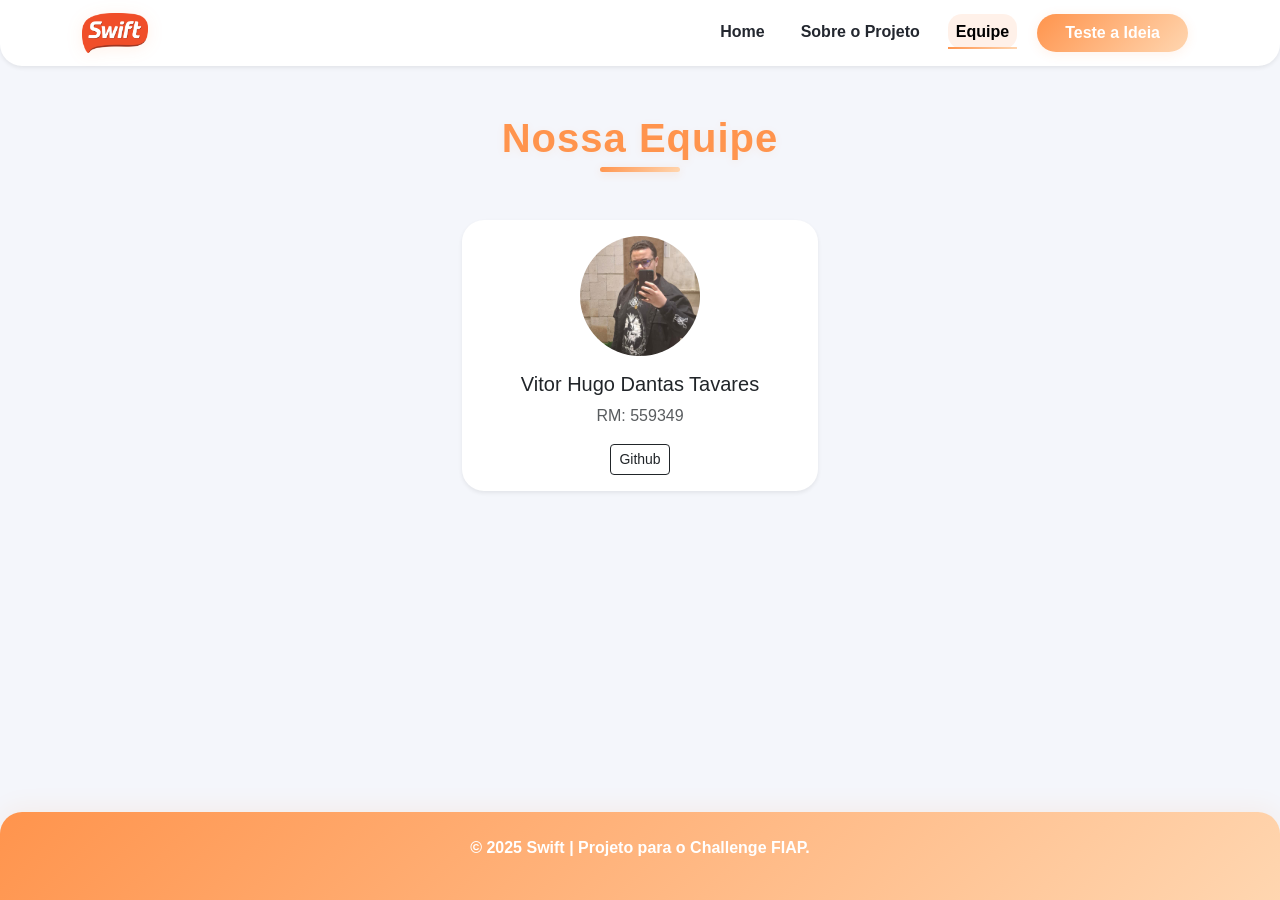
<file: assets/equipe.html>
<!DOCTYPE html>
<html lang="pt-BR">
<head>
    <meta charset="UTF-8">
    <meta name="viewport" content="width=device-width, initial-scale=1.0">
    <title>Nossa Equipe | Swift Express</title>
    <link rel="icon" type="image/svg+xml" href="../assets/img/plus.png">
    <link href="https://cdn.jsdelivr.net/npm/bootstrap@5.3.3/dist/css/bootstrap.min.css" rel="stylesheet">
    <link rel="stylesheet" href="../css/style.css">
</head>
<body>
    <nav class="navbar navbar-expand-lg navbar-light bg-light shadow-sm sticky-top">
        <div class="container">
            <a class="navbar-brand" href="../index.html">
                <img src="../assets/img/swift_logo.png" alt="Logo Swift" style="height: 40px;">
            </a>
            <button class="navbar-toggler" type="button" data-bs-toggle="collapse" data-bs-target="#navbarNav">
                <span class="navbar-toggler-icon"></span>
            </button>
            <div class="collapse navbar-collapse" id="navbarNav">
                <ul class="navbar-nav ms-auto">
                    <li class="nav-item"><a class="nav-link" href="../index.html">Home</a></li>
                    <li class="nav-item"><a class="nav-link" href="../assets/sobre.html">Sobre o Projeto</a></li>
                    <li class="nav-item"><a class="nav-link active" href="../assets/equipe.html">Equipe</a></li>
                    <li class="nav-item"><a class="nav-link btn-teste" href="../assets/teste.html">Teste a Ideia</a></li>
                </ul>
            </div>
        </div>
    </nav>
    
    <main class="container my-5">
        <h1 class="text-center mb-5 section-title">Nossa Equipe</h1>
        <div class="row">
            <div class="col-lg-4 col-md-6 mb-4 mx-auto">
                <div class="card team-card text-center shadow-sm">
                    <div class="card-body">
                        <img src="../assets/img/foto_vitor.jpg" class="rounded-circle mb-3" alt="Foto do Membro" style="width: 120px; height: 120px; object-fit: cover; display: block; margin: 0 auto;">
                        <h5 class="card-title">Vitor Hugo Dantas Tavares</h5>
                        <p class="card-text text-muted">RM: 559349</p>
                        <p class="card-text">
                            <a href="https://github.com/VitorHugoLecryman" target="_blank" rel="noopener" class="btn btn-outline-dark btn-sm">Github</a>
                        </p>
                    </div>
                </div>
            </div>
        </div>
    </main>

    <footer class="text-center py-4">
        <p>&copy; 2025 Swift | Projeto para o Challenge FIAP.</p>
    </footer>

    <script src="https://cdn.jsdelivr.net/npm/bootstrap@5.3.3/dist/js/bootstrap.bundle.min.js"></script>
</body>
</html>
</file>
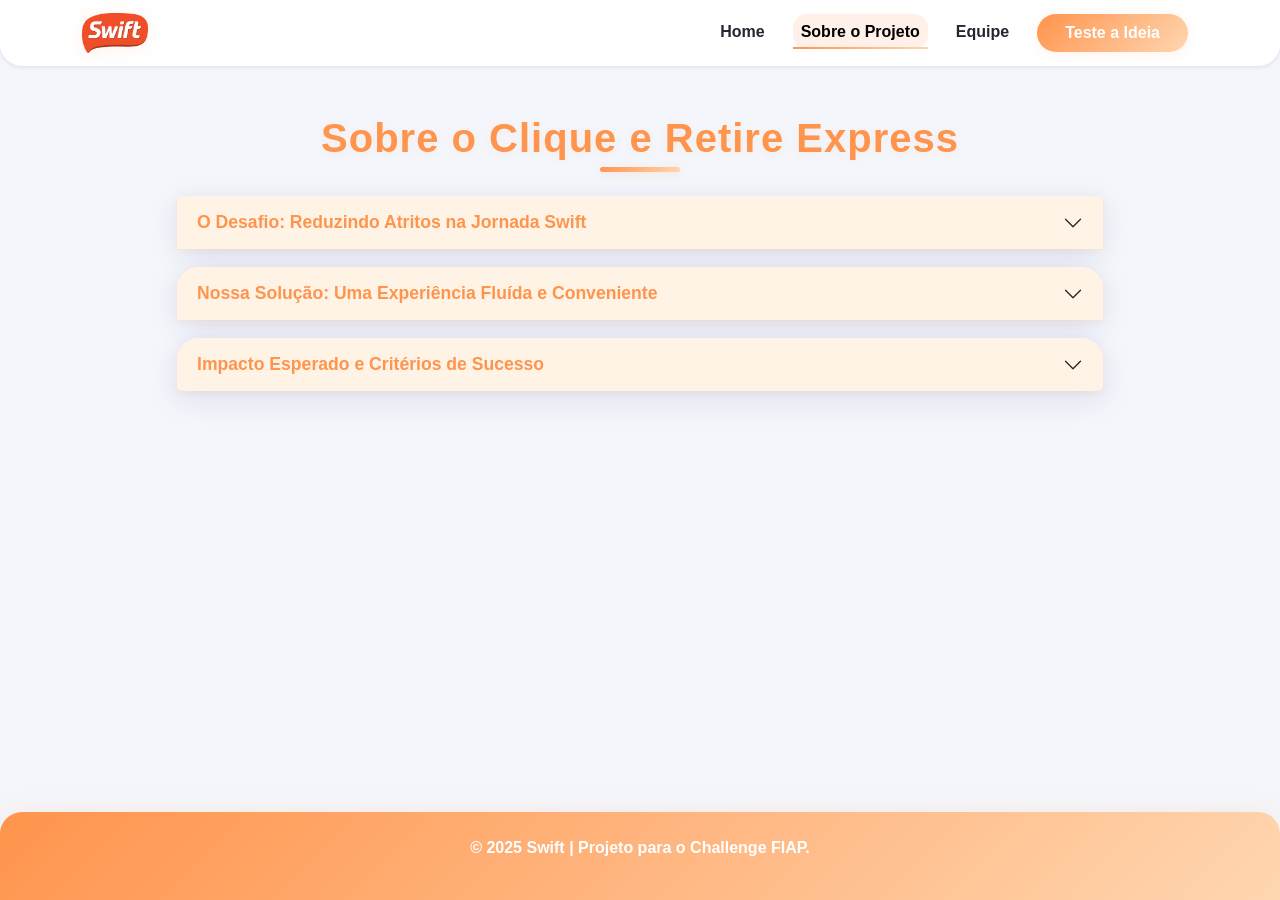
<file: assets/sobre.html>
<!DOCTYPE html>
<html lang="pt-BR">
<head>
    <meta charset="UTF-8">
    <meta name="viewport" content="width=device-width, initial-scale=1.0">
    <title>Sobre o Projeto | Swift Express</title>
    <link rel="icon" type="image/svg+xml" href="../assets/img/plus.png">
    <link href="https://cdn.jsdelivr.net/npm/bootstrap@5.3.3/dist/css/bootstrap.min.css" rel="stylesheet">
    <link rel="stylesheet" href="../css/style.css">
</head>
<body>
    <nav class="navbar navbar-expand-lg navbar-light bg-light shadow-sm sticky-top">
        <div class="container">
            <a class="navbar-brand" href="index.html">
                <img src="img/swift_logo.png" alt="Logo Swift" style="height:40px;">
            </a>
            <button class="navbar-toggler" type="button" data-bs-toggle="collapse" data-bs-target="#navbarNav">
                <span class="navbar-toggler-icon"></span>
            </button>
            <div class="collapse navbar-collapse" id="navbarNav">
                <ul class="navbar-nav ms-auto">
                    <li class="nav-item"><a class="nav-link" href="../index.html">Home</a></li>
                    <li class="nav-item"><a class="nav-link active" href="../assets/sobre.html">Sobre o Projeto</a></li>
                    <li class="nav-item"><a class="nav-link" href="../assets/equipe.html">Equipe</a></li>
                    <li class="nav-item"><a class="nav-link btn-teste" href="../assets/teste.html">Teste a Ideia</a></li>
                </ul>
            </div>
        </div>
    </nav>

    <main class="container my-5">
        <div class="row justify-content-center">
            <div class="col-lg-10">
                <h1 class="text-center mb-4 section-title">Sobre o Clique e Retire Express</h1>

                <div class="accordion" id="sobreAccordion">
                    <div class="accordion-item">
                        <h2 class="accordion-header" id="headingDesafio">
                            <button class="accordion-button collapsed swift-accordion-btn" type="button" data-bs-toggle="collapse" data-bs-target="#collapseDesafio" aria-expanded="false" aria-controls="collapseDesafio">
                                O Desafio: Reduzindo Atritos na Jornada Swift
                            </button>
                        </h2>
                        <div id="collapseDesafio" class="accordion-collapse collapse" aria-labelledby="headingDesafio" data-bs-parent="#sobreAccordion">
                            <div class="accordion-body">
                                O objetivo proposto foi melhorar a experiência do usuário no e-commerce da Swift, focando em reduzir as fricções na jornada online para offline (O2O). Desafios como tempo de navegação, dificuldades no checkout e processos de retirada podem impactar a conversão de vendas. Nosso projeto visa atacar diretamente esses pontos.
                            </div>
                        </div>
                    </div>
                    <div class="accordion-item">
                        <h2 class="accordion-header" id="headingSolucao">
                            <button class="accordion-button collapsed swift-accordion-btn" type="button" data-bs-toggle="collapse" data-bs-target="#collapseSolucao" aria-expanded="false" aria-controls="collapseSolucao">
                                Nossa Solução: Uma Experiência Fluída e Conveniente
                            </button>
                        </h2>
                        <div id="collapseSolucao" class="accordion-collapse collapse" aria-labelledby="headingSolucao" data-bs-parent="#sobreAccordion">
                            <div class="accordion-body">
                                O <strong>Clique e Retire Express</strong> é uma funcionalidade que se integra ao processo de compra online, permitindo que o cliente agende um horário específico para a retirada do pedido. Ao chegar na loja, o cliente não precisa entrar na fila do caixa; ele se dirige a um totem ou locker, escaneia o QR Code gerado no momento da compra e retira seu pedido já pago e embalado.
                            </div>
                        </div>
                    </div>
                    <div class="accordion-item">
                        <h2 class="accordion-header" id="headingImpacto">
                            <button class="accordion-button collapsed swift-accordion-btn" type="button" data-bs-toggle="collapse" data-bs-target="#collapseImpacto" aria-expanded="false" aria-controls="collapseImpacto">
                                Impacto Esperado e Critérios de Sucesso
                            </button>
                        </h2>
                        <div id="collapseImpacto" class="accordion-collapse collapse" aria-labelledby="headingImpacto" data-bs-parent="#sobreAccordion">
                            <div class="accordion-body">
                                Esta solução foi desenhada para atender aos seguintes critérios:
                                <ul>
                                    <li><strong>Aumento da Conversão:</strong> Ao simplificar o processo de retirada, incentivamos os clientes a finalizarem a compra com a certeza de uma experiência rápida e sem complicações.</li>
                                    <li><strong>Maior Ticket Médio:</strong> A plataforma pode oferecer sugestões de produtos complementares durante a jornada de compra, estimulando compras de maior valor.</li>
                                    <li><strong>Experiência Mais Fluída:</strong> Reduzimos o tempo de espera na loja física, valorizando o tempo do cliente e melhorando a percepção da marca.</li>
                                    <li><strong>Viabilidade e Inovação:</strong> Utilizamos tecnologias acessíveis (QR Code, agendamento web) de forma criativa para resolver um problema real do varejo.</li>
                                </ul>
                            </div>
                        </div>
                    </div>
                </div>
            </div>
        </div>
    </main>

    <footer class="text-center py-4">
        <p>&copy; 2025 Swift | Projeto para o Challenge FIAP.</p>
    </footer>

    <script src="https://cdn.jsdelivr.net/npm/bootstrap@5.3.3/dist/js/bootstrap.bundle.min.js"></script>
</body>
</html>
</file>
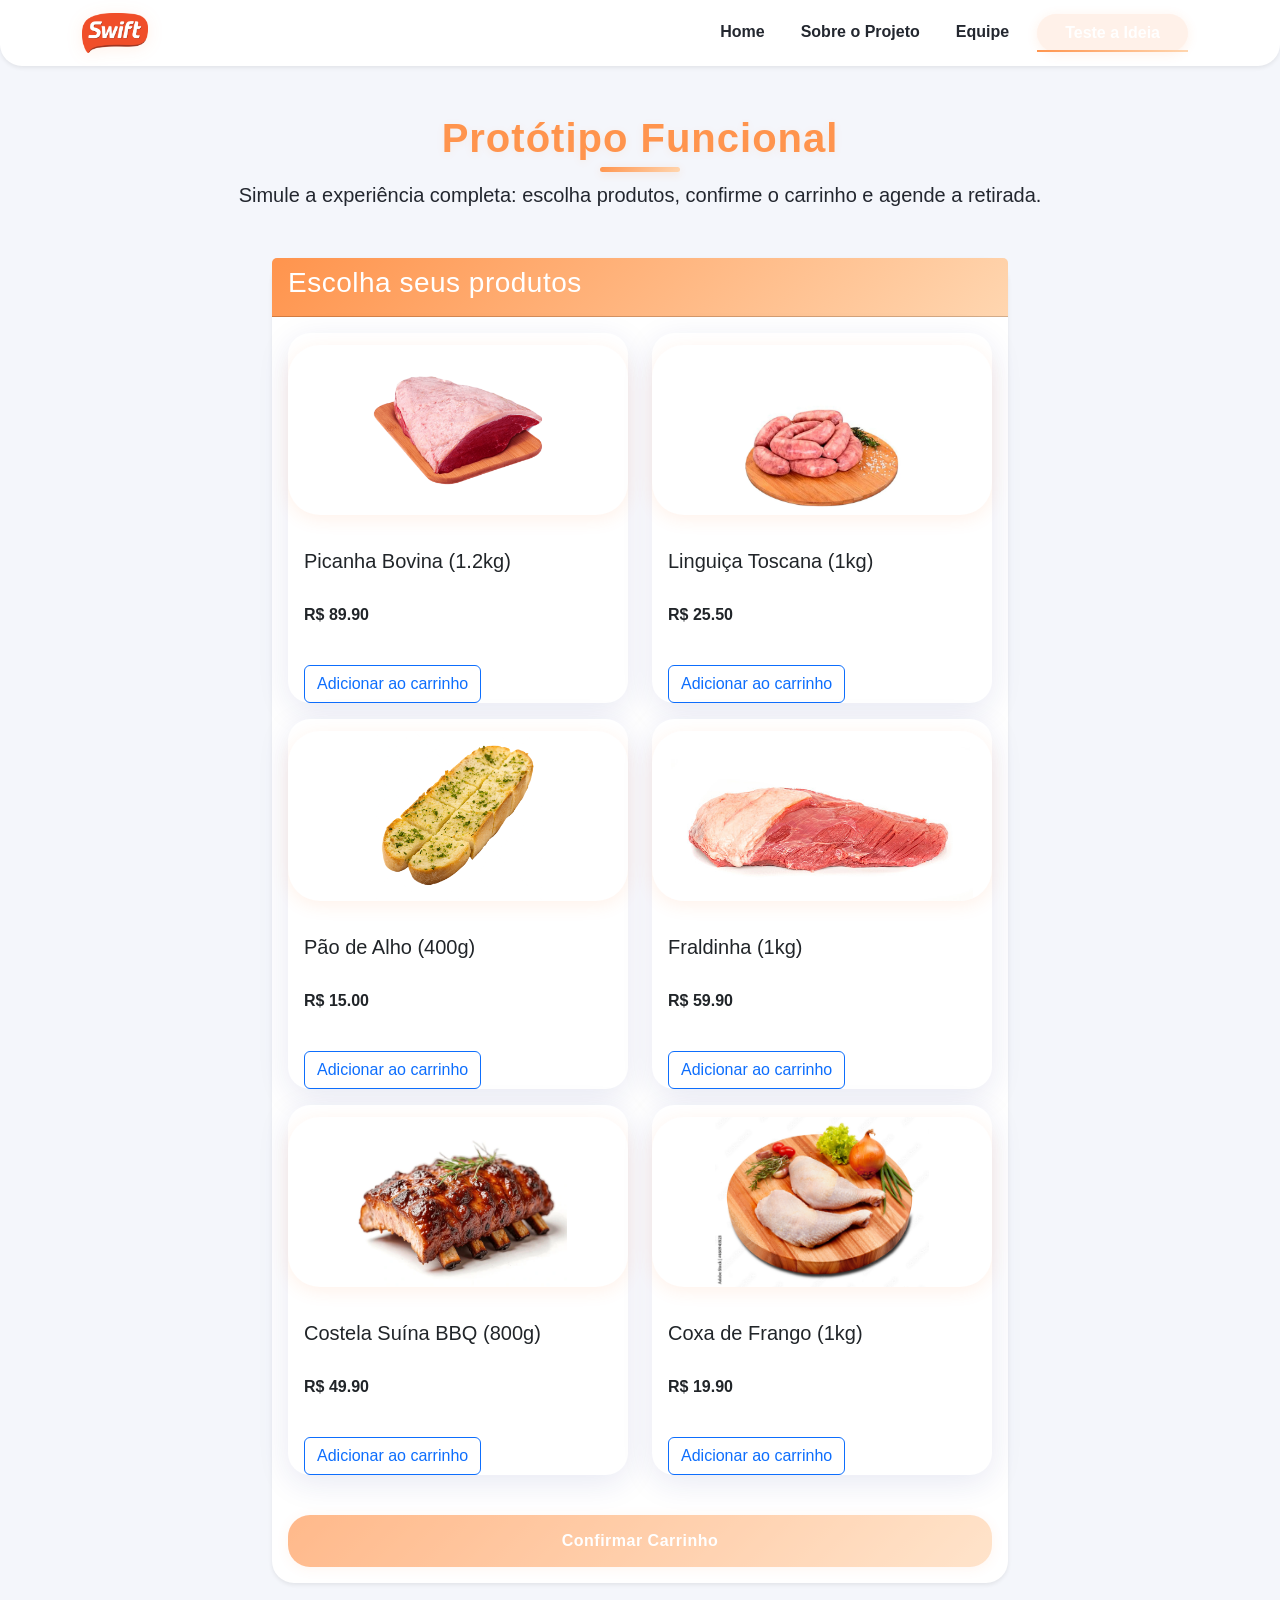
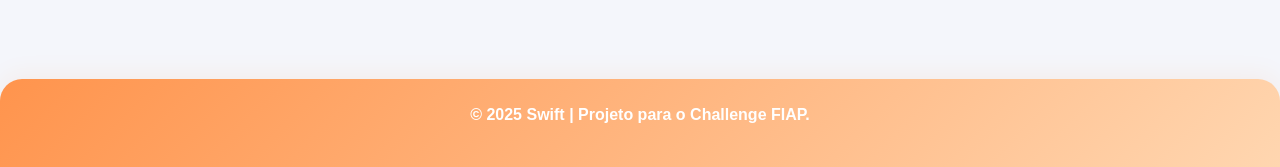
<file: assets/teste.html>
<!DOCTYPE html>
<html lang="pt-BR">
<head>
    <meta charset="UTF-8">
    <meta name="viewport" content="width=device-width, initial-scale=1.0">
    <title>Teste a Ideia | Swift Express</title>
    <link rel="icon" type="image/svg+xml" href="../assets/img/plus.png">
    <link href="https://cdn.jsdelivr.net/npm/bootstrap@5.3.3/dist/css/bootstrap.min.css" rel="stylesheet">
    <link rel="stylesheet" href="../css/style.css">
</head>
<body>
    <nav class="navbar navbar-expand-lg navbar-light bg-light shadow-sm sticky-top">
        <div class="container">
            <a class="navbar-brand" href="index.html">
                <img src="img/swift_logo.png" alt="Logo Swift" style="height:40px;">
            </a>
            <button class="navbar-toggler" type="button" data-bs-toggle="collapse" data-bs-target="#navbarNav">
                <span class="navbar-toggler-icon"></span>
            </button>
            <div class="collapse navbar-collapse" id="navbarNav">
                <ul class="navbar-nav ms-auto">
                    <li class="nav-item"><a class="nav-link" href="../index.html">Home</a></li>
                    <li class="nav-item"><a class="nav-link" href="../assets/sobre.html">Sobre o Projeto</a></li>
                    <li class="nav-item"><a class="nav-link" href="../assets/equipe.html">Equipe</a></li>
                    <li class="nav-item"><a class="nav-link btn-teste active" href="../assets/teste.html">Teste a Ideia</a></li>
                </ul>
            </div>
        </div>
    </nav>
    
    <main class="container my-5">
        <div class="text-center mb-5">
            <h1 class="section-title">Protótipo Funcional</h1>
            <p class="lead">Simule a experiência completa: escolha produtos, confirme o carrinho e agende a retirada.</p>
        </div>

        <!-- Etapa 1: Seleção de Produtos -->
        <section id="product-selection-section">
            <div class="row justify-content-center mb-5">
                <div class="col-lg-8">
                    <div class="card shadow-sm">
                        <div class="card-header"><h3>Escolha seus produtos</h3></div>
                        <div class="card-body">
                            <div class="row" id="product-list"></div>
                            <button id="confirm-cart-btn" class="btn btn-primary w-100 mt-4" disabled>Confirmar Carrinho</button>
                        </div>
                    </div>
                </div>
            </div>
        </section>

        <!-- Etapa 2: Agendamento (inicia oculto) -->
        <section id="scheduling-section" class="d-none">
            <div class="row g-5">
                <div class="col-lg-5">
                    <div class="card shadow-sm">
                        <div class="card-header"><h3>Resumo do Pedido</h3></div>
                        <div class="card-body">
                            <ul class="list-group list-group-flush" id="order-summary-list">
                                <!-- Resumo do pedido será inserido via JS -->
                            </ul>
                        </div>
                    </div>
                </div>
                <div class="col-lg-7">
                        <div class="card shadow-sm">
                            <div class="card-body p-4">
                                <h3 class="mb-4">Agende a sua retirada</h3>
                                <h6>1. Selecione a Data</h6>
                                <div id="date-selection" class="d-flex flex-wrap gap-2 mb-4"></div>
                                <h6 id="time-title" class="d-none">2. Selecione o Horário</h6>
                                <div id="time-slots" class="d-flex flex-wrap gap-2 mb-4"></div>
                                <hr class="my-4">
                                <h6>3. Escolha o Cartão</h6>
                                <div id="card-options" class="mb-4">
                                    <div class="card-option d-flex align-items-center mb-2 p-2 rounded border">
                                        <input type="radio" name="cartao" id="cartao1" class="form-check-input me-2" checked>
                                        <img src="../assets/img/nubank.png" alt="" style="width:32px;height:32px;object-fit:contain;" class="me-2">
                                        <span class="fw-bold">Nubank **** 1234</span>
                                        <span class="badge bg-success ms-2">Até 3x sem juros</span>
                                    </div>
                                    <div class="card-option d-flex align-items-center mb-2 p-2 rounded border">
                                        <input type="radio" name="cartao" id="cartao2" class="form-check-input me-2">
                                        <img src="../assets/img/itau.png" alt="Nubank" style="width:32px;height:32px;object-fit:contain;" class="me-2">
                                        <span class="fw-bold">Itau **** 5678</span>
                                        <span class="badge bg-success ms-2">Até 3x sem juros</span>
                                    </div>
                                    <div class="card-option d-flex align-items-center mb-2 p-2 rounded border">
                                        <input type="radio" name="cartao" id="cartao3" class="form-check-input me-2">
                                        <img src="../assets/img/bradesco.png" alt="Bradesco" style="width:32px;height:32px;object-fit:contain;" class="me-2">
                                        <span class="fw-bold">Bradesco **** 9012</span>
                                        <span class="badge bg-success ms-2">Até 3x sem juros</span>
                                    </div>
                                </div>
                                <button id="confirm-button" class="btn btn-primary w-100" disabled>Confirmar Agendamento</button>
                                </div>
                            </div>
                    </div>
                </div>
            </section>

            <!-- Etapa 3: Seleção de Parcelamento -->
            <section id="installment-section" class="text-center d-none mt-5">
                <div class="card shadow-sm mx-auto" style="max-width: 500px;">
                    <div class="card-body p-5">
                        <h2 class="mb-3">Escolha o Parcelamento</h2>
                        <p>Selecione o número de parcelas para pagamento:</p>
                        <div id="installment-options" class="d-flex flex-wrap justify-content-center gap-2 mb-4">
                            <button class="btn btn-outline-primary installment-btn" data-parc="1">1x sem juros</button>
                            <button class="btn btn-outline-primary installment-btn" data-parc="2">2x sem juros</button>
                            <button class="btn btn-outline-primary installment-btn" data-parc="3">3x sem juros</button>
                            <button class="btn btn-outline-warning installment-btn" data-parc="4">4x com juros</button>
                            <button class="btn btn-outline-warning installment-btn" data-parc="5">5x com juros</button>
                            <button class="btn btn-outline-warning installment-btn" data-parc="6">6x com juros</button>
                        </div>
                        <div id="installment-info" class="mb-3"></div>
                        <button id="confirm-installment-btn" class="btn btn-primary w-100" disabled>Finalizar Pedido</button>
                    </div>
                </div>
            </section>
                            </div>
                        </div>
                </div>
            </div>
        </section>

        <section id="confirmation-section" class="text-center d-none mt-5">
            <div class="card shadow-sm mx-auto" style="max-width: 500px;">
                <div class="card-body p-5">
                    <h2 class="mb-3 text-success">Agendamento Confirmado!</h2>
                    <p>Apresente o QR Code no totem "Clique e Retire" da loja para liberar seu pedido.</p>
                    <div id="qr-code" class="my-4"></div>
                    <p class="fw-bold">Pedido #SW12345</p>
                    <p>Retirar em: <strong id="selected-date-time"></strong></p>
                </div>
            </div>
        </section>
    </main>

    <footer class="text-center py-4">
        <p>&copy; 2025 Swift | Projeto para o Challenge FIAP.</p>
    </footer>

    <script src="https://cdn.jsdelivr.net/npm/bootstrap@5.3.3/dist/js/bootstrap.bundle.min.js"></script>
    <script src="../js/script.js"></script>
</body>
</html>
</file>
<file: css/style.css>
/* Cards de produtos - altura fixa, alinhamento e responsividade */
/* Card de produto */
.product-card {
    height: 370px;
    min-height: 370px;
    display: flex;
    flex-direction: column;
    justify-content: flex-start;
    align-items: stretch;
}
.product-card .card-img-top {
    height: 170px;
    min-height: 170px;
    object-fit: contain;
    background: #fff;
    border-radius: 32px;
    width: 100%;
    box-shadow: 0 4px 18px 0 rgba(255,122,41,0.10);
    margin: 12px auto 18px auto;
}
.product-card .card-body {
    flex: 1 1 auto;
    display: flex;
    flex-direction: column;
    justify-content: space-between;
    align-items: flex-start;
    padding-bottom: 0;
}
@media (max-width: 768px) {
    .product-card {
        height: 320px;
        min-height: 320px;
    }
    .product-card .card-img-top {
        height: 120px;
        min-height: 120px;
    }
}
/* Accordion customizado Swift */
.accordion-item {
    border-radius: var(--swift-radius);
    box-shadow: var(--swift-card-shadow);
    border: none;
    margin-bottom: 18px;
}
.accordion-button.swift-accordion-btn {
    background: var(--swift-gradient);
    color: #fff;
    font-weight: 700;
    font-size: 1.1rem;
    border-radius: var(--swift-radius) var(--swift-radius) 0 0;
    box-shadow: 0 2px 8px 0 rgba(255, 122, 41, 0.10);
    transition: background 0.2s, color 0.2s;
}
.accordion-button.swift-accordion-btn:not(.collapsed) {
    background: var(--swift-gradient);
    color: #fff;
    box-shadow: 0 4px 16px 0 rgba(255, 122, 41, 0.18);
}
.accordion-button.swift-accordion-btn.collapsed {
    background: #fff3e6;
    color: var(--swift-orange);
}
.accordion-body {
    background: #fff;
    border-radius: 0 0 var(--swift-radius) var(--swift-radius);
    font-size: 1rem;
    color: var(--swift-dark);
}
/* Carrossel centralizado e integrado ao header */
.carousel-img {
    height: 340px;
    object-fit: contain;
    width: 100%;
    border-radius: 24px;
    box-shadow: 0 8px 32px 0 rgba(31, 38, 135, 0.10);
    background: transparent;
    transition: box-shadow 0.3s;
}
.carousel-inner {
    border-radius: 24px;
}

/* Geral e fontes */
@import url('https://fonts.googleapis.com/css2?family=Montserrat:wght@400;700;800&display=swap');

:root {
    --swift-orange: #FF944D; /* Laranja menos saturado e mais suave */
    --swift-dark: #23272F;   /* Cinza escuro mais moderno */
    --swift-white: #FFFFFF;
    --swift-light-gray: #f4f6fb; /* Cinza claro mais suave */
    --swift-success: #28a745;
    --swift-gradient: linear-gradient(135deg, #FF944D 0%, #FFD6B0 100%);
    --swift-card-shadow: 0 8px 32px 0 rgba(31, 38, 135, 0.10);
    --swift-radius: 22px;
    --swift-radius-sm: 14px;
}

body {
    font-family: 'Montserrat', sans-serif;
    background: var(--swift-light-gray);
    color: var(--swift-dark);
    min-height: 100vh;
    display: flex;
    flex-direction: column;
}

.section-title {
    color: var(--swift-orange);
    font-weight: 800;
    position: relative;
    padding-bottom: 10px;
    letter-spacing: 1px;
    text-shadow: 0 2px 8px rgba(255, 122, 41, 0.08);
    border-radius: var(--swift-radius-sm);
}

/* Linha decorativa laranja abaixo dos títulos */
.section-title::after {
    content: '';
    position: absolute;
    bottom: 0;
    left: 50%;
    transform: translateX(-50%);
    width: 80px;
    height: 5px;
    background: var(--swift-gradient);
    border-radius: 8px;
    box-shadow: 0 2px 8px rgba(255, 122, 41, 0.15);
}


/* Navegação */
.navbar {
    background: var(--swift-white) !important;
    border-radius: 0 0 var(--swift-radius) var(--swift-radius);
    box-shadow: 0 4px 24px 0 rgba(255, 122, 41, 0.08);
}
.navbar-brand img {
    transition: transform 0.3s ease, filter 0.3s;
    filter: drop-shadow(0 2px 8px rgba(255, 122, 41, 0.10));
    height: 90px;
    width: auto;
    object-fit: contain;
}
.navbar-brand img:hover {
    transform: scale(1.08) rotate(-2deg);
    filter: drop-shadow(0 4px 16px rgba(255, 122, 41, 0.18));
}
.nav-link {
    font-weight: bold;
    color: var(--swift-dark);
    margin: 0 10px;
    border-radius: var(--swift-radius-sm);
    transition: background 0.2s, color 0.2s;
    padding: 6px 16px;
}
/* Efeito sublinhado animado no hover dos links */
.nav-link {
    position: relative;
    padding-bottom: 5px;
}
.nav-link::after {
    content: '';
    position: absolute;
    bottom: 0;
    left: 0;
    width: 0%;
    height: 2px;
    background-color: var(--swift-orange);
    transition: width 0.3s ease-in-out;
}
.nav-link:hover::after,
.nav-link.active::after {
    width: 100%;
    background: var(--swift-gradient);
}

.nav-link.active {
    color: var(--swift-orange);
    background: rgba(255, 122, 41, 0.10);
}

.btn-teste {
    background: var(--swift-gradient);
    color: white !important;
    border-radius: var(--swift-radius);
    padding: 7px 28px !important;
    transition: all 0.3s ease;
    border: none;
    box-shadow: 0 2px 12px 0 rgba(255, 122, 41, 0.10);
    font-weight: 700;
}
.btn-teste:hover {
    background: var(--swift-white);
    color: var(--swift-orange) !important;
    box-shadow: 0 4px 24px 0 rgba(255, 122, 41, 0.18);
    border: 2px solid var(--swift-orange);
}

/* Página Home */
.hero-section {
    background: linear-gradient(120deg, rgba(255,122,41,0.85) 0%, rgba(255,179,71,0.75) 100%), url('https://images.unsplash.com/photo-1607623814075-e51ab1bd73e9?q=80&w=2070&auto=format&fit=crop') no-repeat center center;
    background-size: cover;
    height: 60vh;
    min-height: 400px;
    border-radius: 0 0 var(--swift-radius) var(--swift-radius);
    box-shadow: 0 8px 32px 0 rgba(255, 122, 41, 0.10);
}
.feature-icon {
    font-size: 3.2rem;
    color: var(--swift-orange);
    background: var(--swift-white);
    border-radius: 50%;
    box-shadow: 0 2px 12px 0 rgba(255, 122, 41, 0.10);
    width: 70px;
    height: 70px;
    display: flex;
    align-items: center;
    justify-content: center;
    margin: 0 auto 18px auto;
}

/* Página Equipe */
.team-card {
    border: none;
    border-radius: var(--swift-radius);
    box-shadow: var(--swift-card-shadow);
    transition: transform 0.3s, box-shadow 0.3s;
    background: var(--swift-white);
}
.team-card:hover {
    transform: translateY(-10px) scale(1.03) rotate(-1deg);
    box-shadow: 0 16px 32px 0 rgba(255, 122, 41, 0.15) !important;
}

/* Página Teste (componentes) */
.card {
    border-radius: var(--swift-radius);
    box-shadow: var(--swift-card-shadow);
    border: none;
}
.card-header {
    background: var(--swift-gradient);
    color: white;
    border-top-left-radius: var(--swift-radius);
    border-top-right-radius: var(--swift-radius);
    font-weight: 700;
    letter-spacing: 0.5px;
}
.total-line {
    border-top: 2px solid #eee;
    padding-top: 10px;
}
.date-option, .time-slot {
    cursor: pointer;
    border: 1.5px solid #ffd6b0;
    padding: 12px 18px;
    border-radius: var(--swift-radius-sm);
    transition: all 0.2s;
    background: var(--swift-white);
    box-shadow: 0 2px 8px 0 rgba(255, 122, 41, 0.06);
    font-weight: 500;
}
.date-option:hover, .time-slot:hover {
    background: #fff3e6;
    border-color: var(--swift-orange);
    box-shadow: 0 4px 16px 0 rgba(255, 122, 41, 0.10);
}
.date-option.selected, .time-slot.selected {
    background: var(--swift-gradient);
    color: white;
    border-color: var(--swift-orange);
    transform: scale(1.07);
    font-weight: bold;
    box-shadow: 0 6px 24px 0 rgba(255, 122, 41, 0.18);
}
.btn-primary {
    background: var(--swift-gradient);
    border: none;
    padding: 14px 32px;
    font-weight: bold;
    border-radius: var(--swift-radius);
    transition: all 0.3s;
    box-shadow: 0 2px 12px 0 rgba(255, 122, 41, 0.10);
    letter-spacing: 0.5px;
}
.btn-primary:hover {
    background: linear-gradient(135deg, #FF7A29 0%, #FFB347 80%);
    border: 2px solid #FF7A29;
    color: #fff;
    transform: scale(1.04);
    box-shadow: 0 6px 24px 0 rgba(255, 122, 41, 0.18);
}
#confirmation-section .card {
    border-top: 5px solid var(--swift-success);
    border-radius: var(--swift-radius);
}
#qr-code img {
    border: 5px solid #ffd6b0;
    border-radius: var(--swift-radius-sm);
    box-shadow: 0 2px 12px 0 rgba(255, 122, 41, 0.10);
}

/* Rodapé */
footer {
    background: var(--swift-gradient);
    color: #fff;
    border-radius: var(--swift-radius) var(--swift-radius) 0 0;
    box-shadow: 0 -4px 24px 0 rgba(255, 122, 41, 0.08);
    font-weight: 600;
    margin-top: auto;
}
</file>
